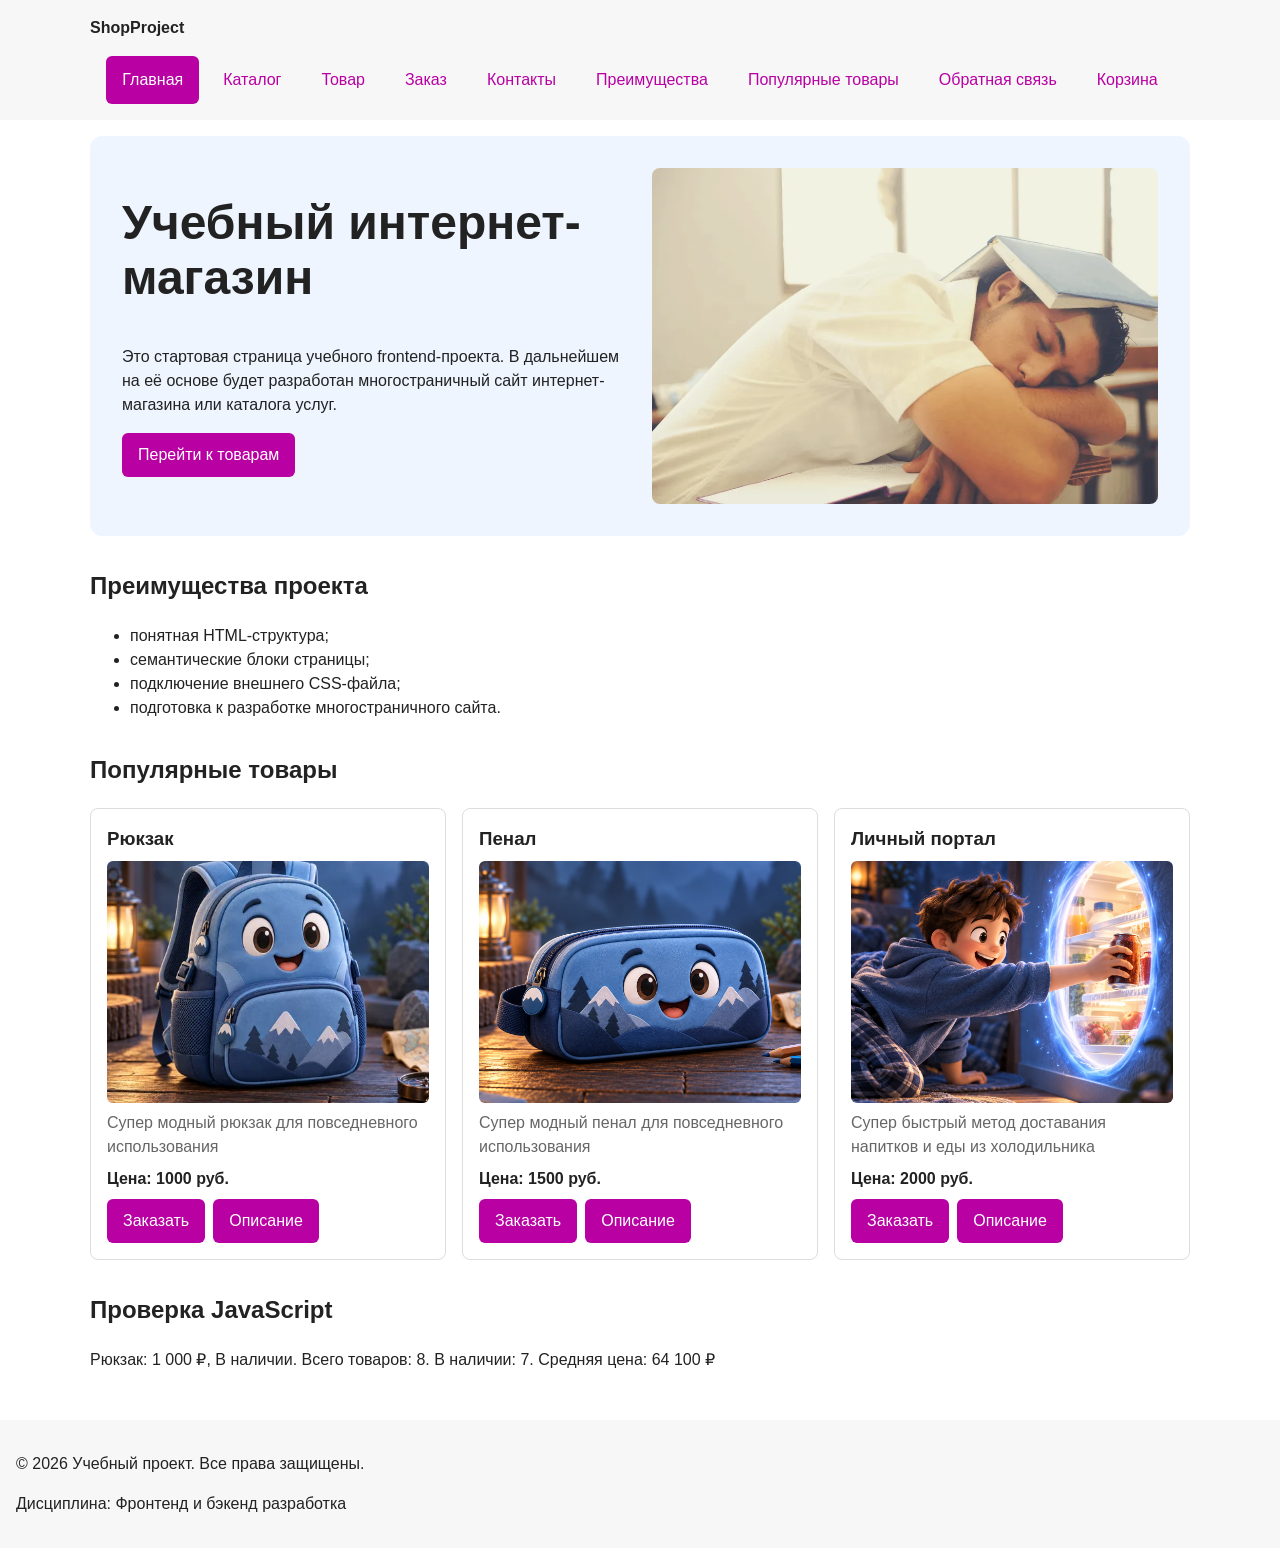
<file: index.html>
<!DOCTYPE html>
<html lang="ru">
 <head>
  <meta charset="utf-8"/>
  <meta content="width=device-width, initial-scale=1.0" name="viewport"/>
  <title>
   Учебный интернет-магазин
  </title>
  <link href="css/style.css" rel="stylesheet"/>
  <link href="css/responsive.css" rel="stylesheet"/>
  <meta content="website" property="og:type"/>
  <meta content="Учебный интернет-магазин" property="og:title"/>
  <meta content="Учебный frontend-проект интернет-магазина." property="og:description"/>
  <meta content="https://vovelio.github.io/kr4-js-shop/images/preview.jpg" property="og:image"/>
  <script defer="" src="js/data.js">
  </script>
  <script defer="" src="js/catalog.js">
  </script>
  <script defer="" src="js/validation.js">
  </script>
  <script defer="" src="js/cart.js">
  </script>
  <script defer="" src="js/main.js">
  </script>
 </head>
 <body>
  <a class="skip-link" href="#main">
   Перейти к основному содержимому
  </a>
  <header class="site-header">
   <div class="site-header__inner">
    <a class="site-header__logo" href="index.html">
     ShopProject
    </a>
    <nav aria-label="Основная навигация" class="site-nav">
     <ul class="site-nav__list">
      <li class="site-nav__item">
       <a aria-current="page" class="site-nav__link site-nav__link--active" href="index.html">
        Главная
       </a>
      </li>
      <li class="site-nav__item">
       <a class="site-nav__link" href="catalog.html">
        Каталог
       </a>
      </li>
      <li class="site-nav__item">
       <a class="site-nav__link" href="product.html">
        Товар
       </a>
      </li>
      <li class="site-nav__item">
       <a class="site-nav__link" href="order.html">
        Заказ
       </a>
      </li>
      <li class="site-nav__item">
       <a class="site-nav__link" href="contacts.html">
        Контакты
       </a>
      </li>
      <li class="site-nav__item">
       <a class="site-nav__link" href="index.html#advantages">
        Преимущества
       </a>
      </li>
      <li class="site-nav__item">
       <a class="site-nav__link" href="index.html#popular">
        Популярные товары
       </a>
      </li>
      <li class="site-nav__item">
       <a class="site-nav__link" href="contacts.html#contacts">
        Обратная связь
       </a>
      </li>
      <li class="site-nav__item">
       <a class="site-nav__link" href="cart.html">
        Корзина
       </a>
      </li>
     </ul>
    </nav>
   </div>
  </header>
  <main id="main" tabindex="-1">
   <!-- Основное содержимое страницы -->
   <section class="hero">
    <div class="hero__content">
     <h1 class="hero__title">
      Учебный интернет-магазин
     </h1>
     <p>
      Это стартовая страница учебного frontend-проекта.
    В дальнейшем на её основе будет разработан многостраничный сайт
    интернет-магазина или каталога услуг.
     </p>
     <a class="button button--primary" href="catalog.html">
      Перейти к товарам
     </a>
    </div>
    <picture>
     <source sizes="(min-width: 900px) 45vw, calc(100vw - 64px)" srcset="images/hero-480.webp 480w, images/hero-960.webp 960w" type="image/webp"/>
     <img alt="Студент отдыхает за учебным столом" class="hero__image" fetchpriority="high" height="798" src="images/sleep-student.png" width="1200"/>
    </picture>
   </section>
   <section class="section" id="advantages">
    <h2>
     Преимущества проекта
    </h2>
    <ul class="advantages-list">
     <li>
      понятная HTML-структура;
     </li>
     <li>
      семантические блоки страницы;
     </li>
     <li>
      подключение внешнего CSS-файла;
     </li>
     <li>
      подготовка к разработке многостраничного сайта.
     </li>
    </ul>
   </section>
   <section class="section" id="popular">
    <h2>
     Популярные товары
    </h2>
    <div class="products-grid">
     <article class="product-card">
      <h3 class="product-card__title">
       Рюкзак
      </h3>
      <img alt="Студенческий рюкзак" class="product-card__image" height="1254" loading="lazy" sizes="(min-width: 1132px) 335px, (min-width: 1024px) calc((100vw - 112px) / 3), (min-width: 640px) calc((100vw - 88px) / 2), calc(100vw - 64px)" src="images/backpack.png" srcset="images/backpack-480.webp 480w, images/backpack-960.webp 960w" width="1254"/>
      <p class="product-card__description">
       Супер модный рюкзак для повседневного использования
      </p>
      <p class="product-card__price">
       Цена: 1000 руб.
      </p>
      <div class="product-card__actions">
       <button class="button button--primary product-card__button" data-product="backpack" type="button">
        Заказать
       </button>
       <a class="button button--primary" href="product.html">
        Описание
       </a>
      </div>
     </article>
     <article class="product-card">
      <h3 class="product-card__title">
       Пенал
      </h3>
      <img alt="Пенал для письменных принадлежностей" class="product-card__image" height="1254" loading="lazy" src="images/pencil-case.png" width="1254"/>
      <p class="product-card__description">
       Супер модный пенал для повседневного использования
      </p>
      <p class="product-card__price">
       Цена: 1500 руб.
      </p>
      <div class="product-card__actions">
       <button class="button button--primary product-card__button" data-product="case" type="button">
        Заказать
       </button>
       <a class="button button--primary" href="product.html">
        Описание
       </a>
      </div>
     </article>
     <article class="product-card">
      <h3 class="product-card__title">
       Личный портал
      </h3>
      <img alt="Студент достаёт напиток через портал в холодильник" class="product-card__image" height="1254" loading="lazy" src="images/portal.png" width="1254"/>
      <p class="product-card__description">
       Супер быстрый метод доставания напитков и еды из холодильника
      </p>
      <p class="product-card__price">
       Цена: 2000 руб.
      </p>
      <div class="product-card__actions">
       <button class="button button--primary product-card__button" data-product="portal" type="button">
        Заказать
       </button>
       <a class="button button--primary" href="product.html">
        Описание
       </a>
      </div>
     </article>
    </div>
   </section>
   <p class="success-message" hidden="" id="success-message" role="status" tabindex="-1">
    Форма успешно заполнена. Учебный проект: данные никуда не отправляются.
   </p>
   <section class="section">
    <h2>
     Проверка JavaScript
    </h2>
    <p class="product-output">
    </p>
   </section>
  </main>
  <footer class="site-footer">
   <p>
    © 2026 Учебный проект. Все права защищены.
   </p>
   <p>
    Дисциплина: Фронтенд и бэкенд разработка
   </p>
  </footer>
  <dialog aria-labelledby="order-dialog-title" class="order-dialog" id="order-dialog">
   <h2 class="order-dialog__title" id="order-dialog-title">
    Оформление заявки
   </h2>
   <form action="#" class="order-form" id="order-form" method="post" novalidate="">
    <p class="form-note">
     Поля со звёздочкой обязательны.
    </p>
    <input id="selected-product" name="selected-product" type="hidden"/>
    <div class="order-form__field">
     <label class="order-form__label" for="order-name">
      Имя
      *
     </label>
     <input class="order-form__input" id="order-name" name="name" required="" type="text"/>
    </div>
    <div class="order-form__field">
     <label class="order-form__label" for="order-email">
      E-mail
      *
     </label>
     <input autocomplete="email" class="order-form__input" id="order-email" name="email" placeholder="example@mail.ru" required="" type="email"/>
    </div>
    <div class="order-form__field">
     <label class="order-form__label" for="order-phone">
      Телефон
      *
     </label>
     <input aria-describedby="order-phone-help" class="order-form__input" id="order-phone" inputmode="tel" name="phone" placeholder="+7 (900) 000-00-00" required="" type="tel"/>
     <small id="order-phone-help">
      Формат: +7 (900) 000-00-00
     </small>
    </div>
    <div class="order-form__field">
     <label class="order-form__label" for="order-date">
      Дата связи
     </label>
     <input class="order-form__input" id="order-date" name="date" type="date"/>
    </div>
    <div class="order-form__field">
     <label class="order-form__label" for="order-topic">
      Тема заявки
      *
     </label>
     <select class="order-form__select" id="order-topic" name="topic" required="">
      <option value="">
       Выберите тему
      </option>
      <option value="product">
       Заказ товара
      </option>
      <option value="consultation">
       Консультация
      </option>
      <option value="delivery">
       Доставка
      </option>
     </select>
    </div>
    <div class="order-form__field order-form__field--wide">
     <label class="order-form__label" for="order-comment">
      Комментарий
     </label>
     <textarea class="order-form__textarea" id="order-comment" name="comment" placeholder="Укажите дополнительную информацию" rows="4"></textarea>
    </div>
    <div class="order-form__field order-form__field--wide">
     <label class="order-form__label" for="order-agreement">
      <input id="order-agreement" name="agreement" required="" type="checkbox"/>
      Я согласен на обработку данных
      *
     </label>
    </div>
    <div class="order-form__actions order-form__field--wide">
     <button class="button button--secondary" id="close-order-dialog" type="button">
      Закрыть
     </button>
     <button class="button button--primary" type="submit">
      Отправить заявку
     </button>
    </div>
   </form>
  </dialog>
 </body>
</html>
</file>
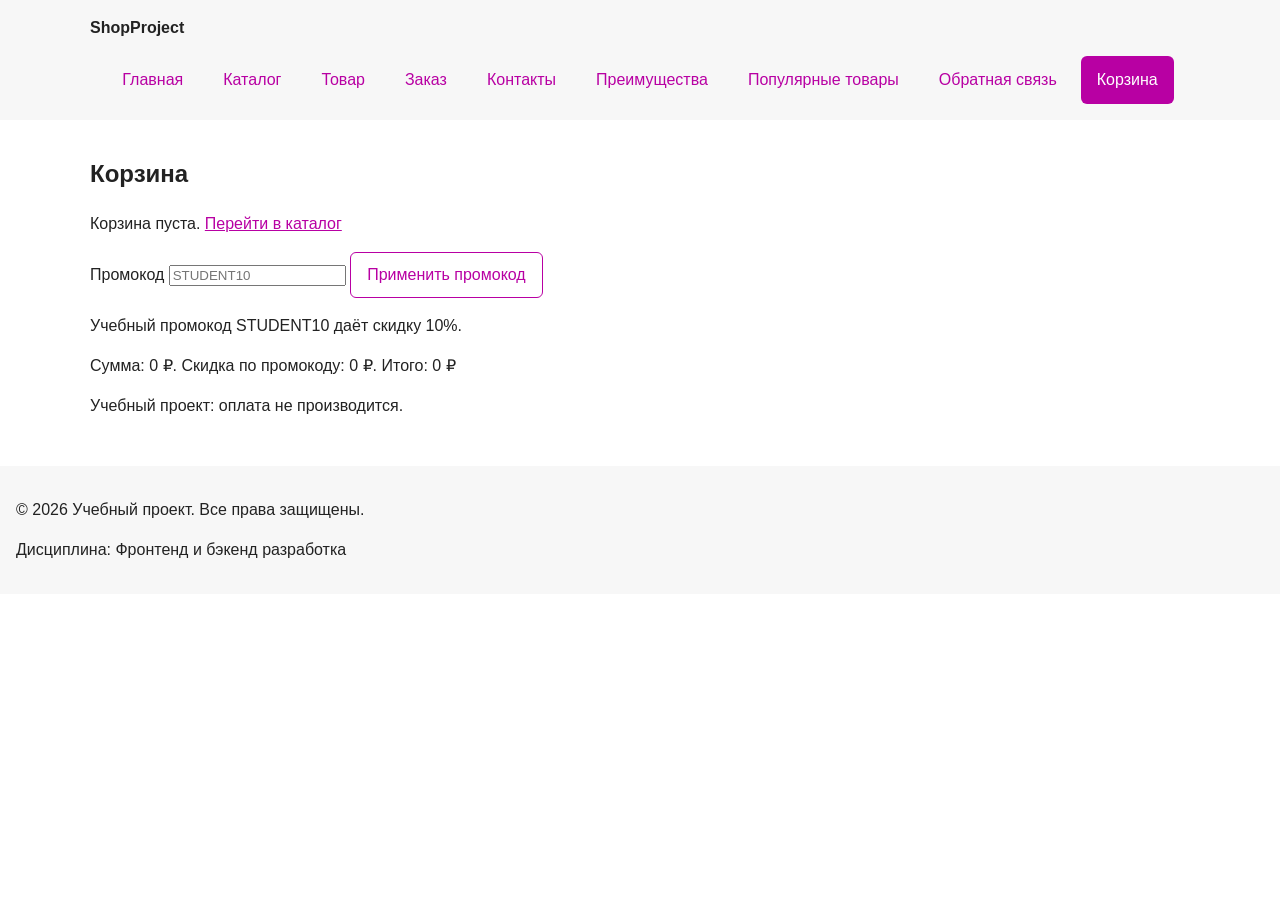
<file: cart.html>
<!DOCTYPE html>
<html lang="ru">
 <head>
  <meta charset="utf-8"/>
  <meta content="width=device-width, initial-scale=1.0" name="viewport"/>
  <meta content="Страница оформления покупки — Учебный интернет-магазин" name="description"/>
  <title>
   Корзина — ShopProject
  </title>
  <link href="css/style.css" rel="stylesheet"/>
  <link href="css/responsive.css" rel="stylesheet"/>
  <meta content="website" property="og:type"/>
  <meta content="Учебный интернет-магазин" property="og:title"/>
  <meta content="Учебный frontend-проект интернет-магазина." property="og:description"/>
  <meta content="https://vovelio.github.io/kr4-js-shop/images/preview.jpg" property="og:image"/>
  <script defer="" src="js/data.js">
  </script>
  <script defer="" src="js/catalog.js">
  </script>
  <script defer="" src="js/validation.js">
  </script>
  <script defer="" src="js/cart.js">
  </script>
  <script defer="" src="js/main.js">
  </script>
 </head>
 <body>
  <a class="skip-link" href="#main">
   Перейти к основному содержимому
  </a>
  <header class="site-header">
   <div class="site-header__inner">
    <a class="site-header__logo" href="index.html">
     ShopProject
    </a>
    <nav aria-label="Основная навигация" class="site-nav">
     <ul class="site-nav__list">
      <li class="site-nav__item">
       <a class="site-nav__link" href="index.html">
        Главная
       </a>
      </li>
      <li class="site-nav__item">
       <a class="site-nav__link" href="catalog.html">
        Каталог
       </a>
      </li>
      <li class="site-nav__item">
       <a class="site-nav__link" href="product.html">
        Товар
       </a>
      </li>
      <li class="site-nav__item">
       <a class="site-nav__link" href="order.html">
        Заказ
       </a>
      </li>
      <li class="site-nav__item">
       <a class="site-nav__link" href="contacts.html">
        Контакты
       </a>
      </li>
      <li class="site-nav__item">
       <a class="site-nav__link" href="index.html#advantages">
        Преимущества
       </a>
      </li>
      <li class="site-nav__item">
       <a class="site-nav__link" href="index.html#popular">
        Популярные товары
       </a>
      </li>
      <li class="site-nav__item">
       <a class="site-nav__link" href="contacts.html#contacts">
        Обратная связь
       </a>
      </li>
      <li class="site-nav__item">
       <a aria-current="page" class="site-nav__link site-nav__link--active" href="cart.html">
        Корзина
       </a>
      </li>
     </ul>
    </nav>
   </div>
  </header>
  <main id="main" tabindex="-1">
   <section class="section">
    <h1>
     Корзина
    </h1>
    <p id="cart-empty">
     Корзина пуста.
     <a href="catalog.html">
      Перейти в каталог
     </a>
    </p>
    <div id="cart-items">
    </div>
    <form id="promo-form">
     <label for="promo-code">
      Промокод
     </label>
     <input id="promo-code" name="promo" placeholder="STUDENT10" type="text"/>
     <button class="button button--secondary" type="submit">
      Применить промокод
     </button>
     <p id="promo-message" role="status">
      Учебный промокод STUDENT10 даёт скидку 10%.
     </p>
    </form>
    <p aria-live="polite" id="cart-total">
    </p>
    <a class="button button--primary" hidden="" href="order.html" id="cart-order">
     Оформить заявку
    </a>
    <p>
     Учебный проект: оплата не производится.
    </p>
   </section>
  </main>
  <footer class="site-footer">
   <p>
    © 2026 Учебный проект. Все права защищены.
   </p>
   <p>
    Дисциплина: Фронтенд и бэкенд разработка
   </p>
  </footer>
 </body>
</html>
</file>
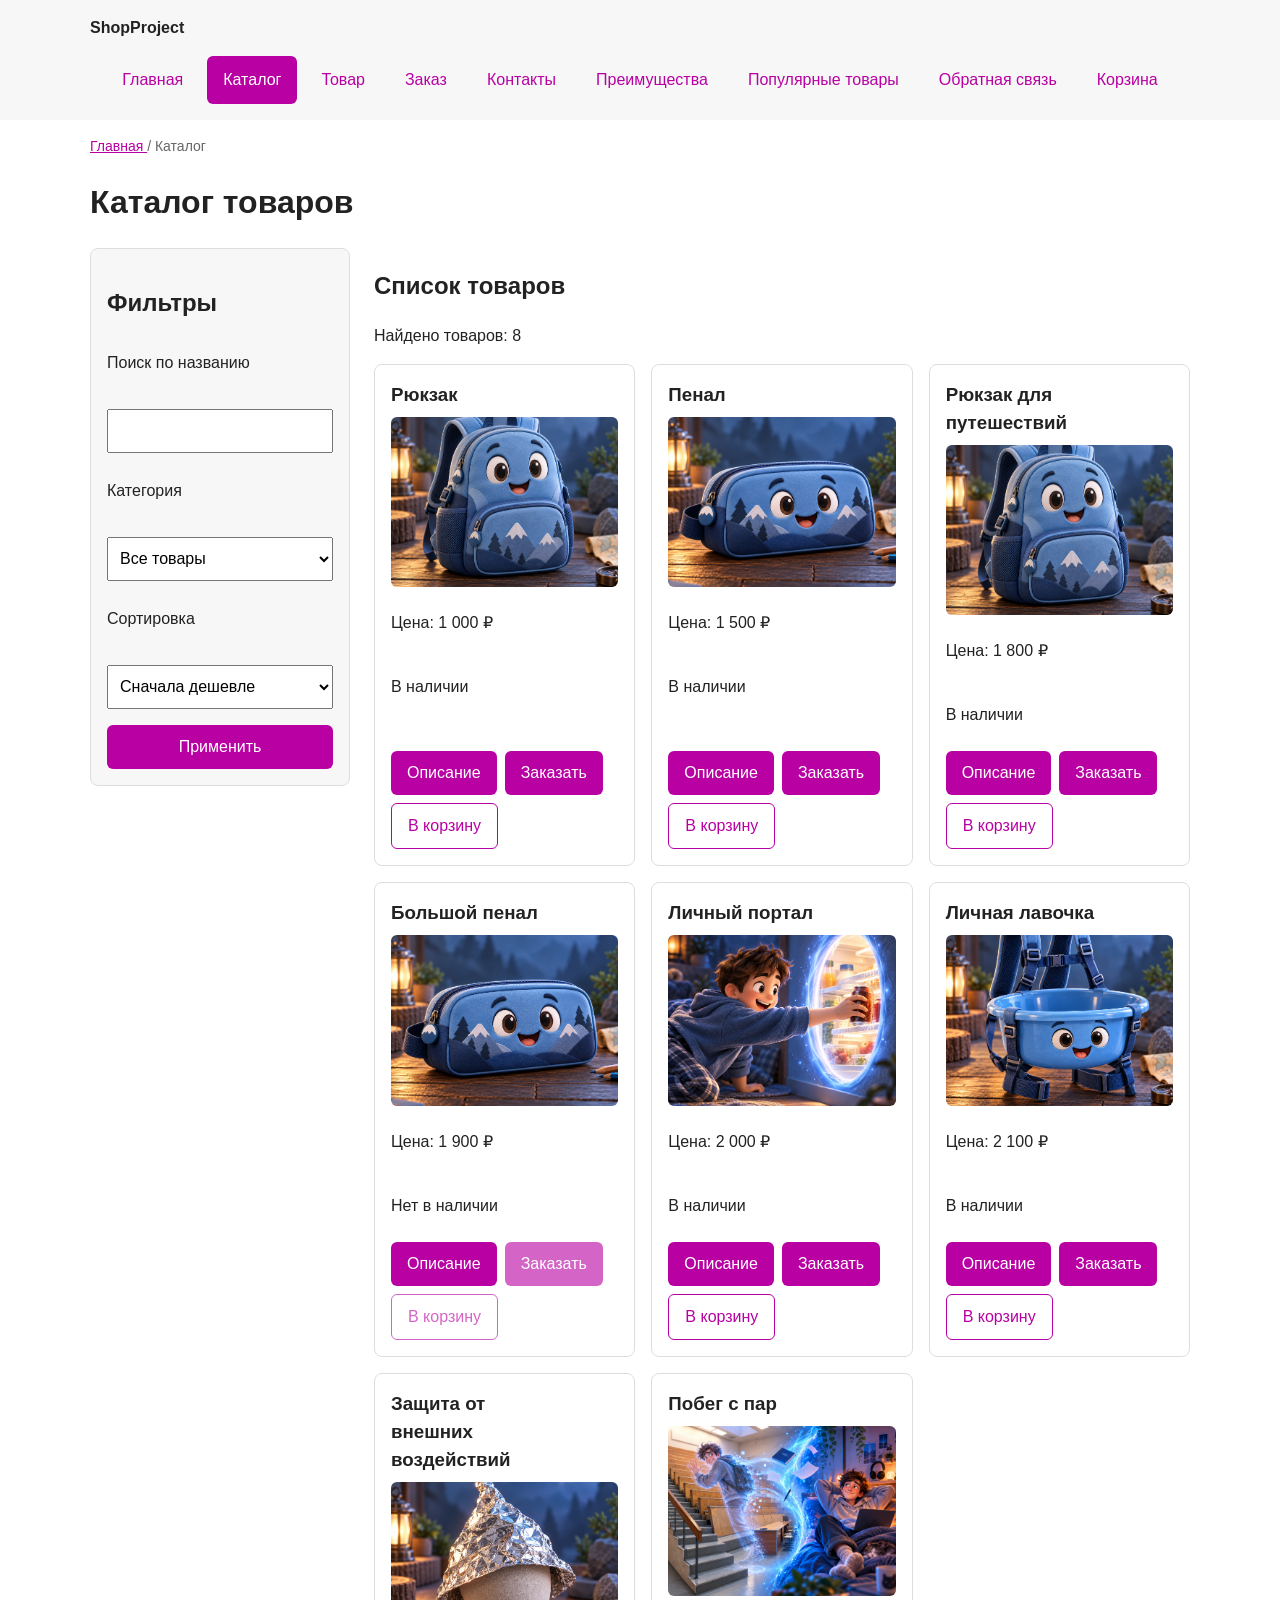
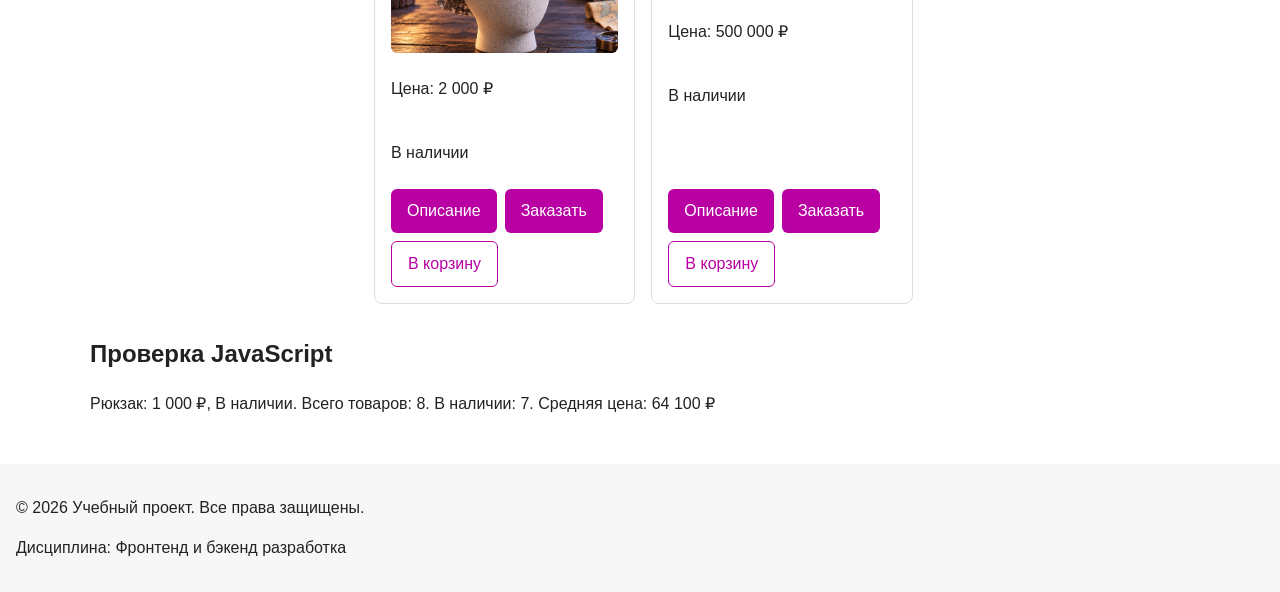
<file: catalog.html>
<!DOCTYPE html>
<html lang="ru">
 <head>
  <meta charset="utf-8"/>
  <meta content="width=device-width, initial-scale=1.0" name="viewport"/>
  <meta content="Каталог товаров учебного интернет-магазина." name="description"/>
  <title>
   Каталог товаров — Учебный интернет-магазин
  </title>
  <link href="css/style.css" rel="stylesheet"/>
  <link href="css/responsive.css" rel="stylesheet"/>
  <meta content="website" property="og:type"/>
  <meta content="Учебный интернет-магазин" property="og:title"/>
  <meta content="Учебный frontend-проект интернет-магазина." property="og:description"/>
  <meta content="https://vovelio.github.io/kr4-js-shop/images/preview.jpg" property="og:image"/>
  <script defer="" src="js/data.js">
  </script>
  <script defer="" src="js/catalog.js">
  </script>
  <script defer="" src="js/validation.js">
  </script>
  <script defer="" src="js/cart.js">
  </script>
  <script defer="" src="js/main.js">
  </script>
 </head>
 <body>
  <a class="skip-link" href="#main">
   Перейти к основному содержимому
  </a>
  <header class="site-header">
   <div class="site-header__inner">
    <a class="site-header__logo" href="index.html">
     ShopProject
    </a>
    <nav aria-label="Основная навигация" class="site-nav">
     <ul class="site-nav__list">
      <li class="site-nav__item">
       <a class="site-nav__link" href="index.html">
        Главная
       </a>
      </li>
      <li class="site-nav__item">
       <a aria-current="page" class="site-nav__link site-nav__link--active" href="catalog.html">
        Каталог
       </a>
      </li>
      <li class="site-nav__item">
       <a class="site-nav__link" href="product.html">
        Товар
       </a>
      </li>
      <li class="site-nav__item">
       <a class="site-nav__link" href="order.html">
        Заказ
       </a>
      </li>
      <li class="site-nav__item">
       <a class="site-nav__link" href="contacts.html">
        Контакты
       </a>
      </li>
      <li class="site-nav__item">
       <a class="site-nav__link" href="index.html#advantages">
        Преимущества
       </a>
      </li>
      <li class="site-nav__item">
       <a class="site-nav__link" href="index.html#popular">
        Популярные товары
       </a>
      </li>
      <li class="site-nav__item">
       <a class="site-nav__link" href="contacts.html#contacts">
        Обратная связь
       </a>
      </li>
      <li class="site-nav__item">
       <a class="site-nav__link" href="cart.html">
        Корзина
       </a>
      </li>
     </ul>
    </nav>
   </div>
  </header>
  <main id="main" tabindex="-1">
   <nav aria-label="Хлебные крошки" class="breadcrumbs">
    <a class="breadcrumbs__link" href="index.html">
     Главная
    </a>
    <span aria-current="page" class="breadcrumbs__current">
     Каталог
    </span>
   </nav>
   <h1>
    Каталог товаров
   </h1>
   <div class="catalog-layout">
    <aside class="catalog-filters">
     <h2>
      Фильтры
     </h2>
     <form action="#" class="filters-form" id="catalog-controls" method="get">
      <label for="catalog-search">
       Поиск по названию
      </label>
      <input id="catalog-search" name="query" type="search"/>
      <label for="catalog-category">
       Категория
      </label>
      <select id="catalog-category" name="category">
       <option value="all">
        Все товары
       </option>
       <option value="everyday">
        На каждый день
       </option>
       <option value="unusual">
        Необычные товары
       </option>
      </select>
      <label for="catalog-sort">
       Сортировка
      </label>
      <select id="catalog-sort" name="sort">
       <option value="asc">
        Сначала дешевле
       </option>
       <option value="desc">
        Сначала дороже
       </option>
      </select>
      <button class="button button--primary" type="submit">
       Применить
      </button>
     </form>
    </aside>
    <section class="catalog-products">
     <h2>
      Список товаров
     </h2>
     <p id="catalog-count" role="status">
     </p>
     <div class="products-grid" id="catalog-products">
     </div>
     <p hidden="" id="catalog-empty">
      Товары не найдены.
     </p>
    </section>
   </div>
   <p class="success-message" hidden="" id="success-message" role="status" tabindex="-1">
    Форма успешно заполнена. Учебный проект: данные никуда не отправляются.
   </p>
   <section class="section">
    <h2>
     Проверка JavaScript
    </h2>
    <p class="product-output">
    </p>
   </section>
  </main>
  <footer class="site-footer">
   <p>
    © 2026 Учебный проект. Все права защищены.
   </p>
   <p>
    Дисциплина: Фронтенд и бэкенд разработка
   </p>
  </footer>
  <dialog aria-labelledby="order-dialog-title" class="order-dialog" id="order-dialog">
   <h2 class="order-dialog__title" id="order-dialog-title">
    Оформление заявки
   </h2>
   <form action="#" class="order-form" id="order-form" method="post" novalidate="">
    <p class="form-note">
     Поля со звёздочкой обязательны.
    </p>
    <input id="selected-product" name="selected-product" type="hidden"/>
    <div class="order-form__field">
     <label class="order-form__label" for="order-name">
      Имя
      *
     </label>
     <input class="order-form__input" id="order-name" name="name" required="" type="text"/>
    </div>
    <div class="order-form__field">
     <label class="order-form__label" for="order-email">
      E-mail
      *
     </label>
     <input autocomplete="email" class="order-form__input" id="order-email" name="email" placeholder="example@mail.ru" required="" type="email"/>
    </div>
    <div class="order-form__field">
     <label class="order-form__label" for="order-phone">
      Телефон
      *
     </label>
     <input aria-describedby="order-phone-help" class="order-form__input" id="order-phone" inputmode="tel" name="phone" placeholder="+7 (900) 000-00-00" required="" type="tel"/>
     <small id="order-phone-help">
      Формат: +7 (900) 000-00-00
     </small>
    </div>
    <div class="order-form__field">
     <label class="order-form__label" for="order-date">
      Дата связи
     </label>
     <input class="order-form__input" id="order-date" name="date" type="date"/>
    </div>
    <div class="order-form__field">
     <label class="order-form__label" for="order-topic">
      Тема заявки
      *
     </label>
     <select class="order-form__select" id="order-topic" name="topic" required="">
      <option value="">
       Выберите тему
      </option>
      <option value="product">
       Заказ товара
      </option>
      <option value="consultation">
       Консультация
      </option>
      <option value="delivery">
       Доставка
      </option>
     </select>
    </div>
    <div class="order-form__field order-form__field--wide">
     <label class="order-form__label" for="order-comment">
      Комментарий
     </label>
     <textarea class="order-form__textarea" id="order-comment" name="comment" placeholder="Укажите дополнительную информацию" rows="4"></textarea>
    </div>
    <div class="order-form__field order-form__field--wide">
     <label class="order-form__label" for="order-agreement">
      <input id="order-agreement" name="agreement" required="" type="checkbox"/>
      Я согласен на обработку данных
      *
     </label>
    </div>
    <div class="order-form__actions order-form__field--wide">
     <button class="button button--secondary" id="close-order-dialog" type="button">
      Закрыть
     </button>
     <button class="button button--primary" type="submit">
      Отправить заявку
     </button>
    </div>
   </form>
  </dialog>
 </body>
</html>
</file>
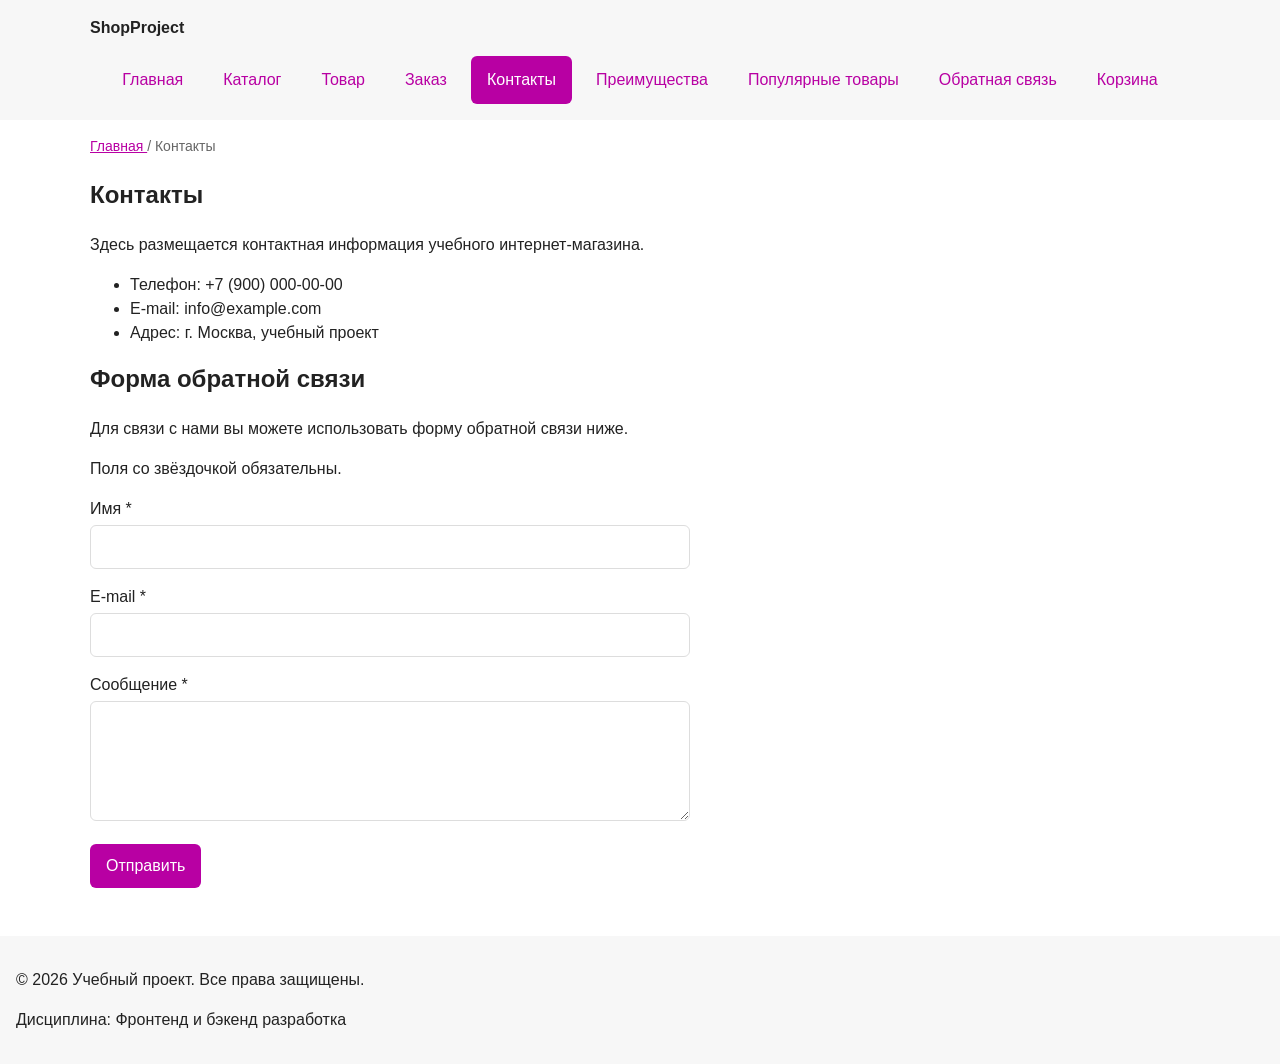
<file: contacts.html>
<!DOCTYPE html>
<html lang="ru">
 <head>
  <meta charset="utf-8"/>
  <meta content="width=device-width, initial-scale=1.0" name="viewport"/>
  <meta content="Контактная информация учебного интернет-магазина." name="description"/>
  <title>
   Контакты — Учебный интернет-магазин
  </title>
  <link href="css/style.css" rel="stylesheet"/>
  <link href="css/responsive.css" rel="stylesheet"/>
  <meta content="website" property="og:type"/>
  <meta content="Учебный интернет-магазин" property="og:title"/>
  <meta content="Учебный frontend-проект интернет-магазина." property="og:description"/>
  <meta content="https://vovelio.github.io/kr4-js-shop/images/preview.jpg" property="og:image"/>
  <script defer="" src="js/data.js">
  </script>
  <script defer="" src="js/catalog.js">
  </script>
  <script defer="" src="js/validation.js">
  </script>
  <script defer="" src="js/cart.js">
  </script>
  <script defer="" src="js/main.js">
  </script>
 </head>
 <body>
  <a class="skip-link" href="#main">
   Перейти к основному содержимому
  </a>
  <header class="site-header">
   <div class="site-header__inner">
    <a class="site-header__logo" href="index.html">
     ShopProject
    </a>
    <nav aria-label="Основная навигация" class="site-nav">
     <ul class="site-nav__list">
      <li class="site-nav__item">
       <a class="site-nav__link" href="index.html">
        Главная
       </a>
      </li>
      <li class="site-nav__item">
       <a class="site-nav__link" href="catalog.html">
        Каталог
       </a>
      </li>
      <li class="site-nav__item">
       <a class="site-nav__link" href="product.html">
        Товар
       </a>
      </li>
      <li class="site-nav__item">
       <a class="site-nav__link" href="order.html">
        Заказ
       </a>
      </li>
      <li class="site-nav__item">
       <a aria-current="page" class="site-nav__link site-nav__link--active" href="contacts.html">
        Контакты
       </a>
      </li>
      <li class="site-nav__item">
       <a class="site-nav__link" href="index.html#advantages">
        Преимущества
       </a>
      </li>
      <li class="site-nav__item">
       <a class="site-nav__link" href="index.html#popular">
        Популярные товары
       </a>
      </li>
      <li class="site-nav__item">
       <a class="site-nav__link" href="contacts.html#contacts">
        Обратная связь
       </a>
      </li>
      <li class="site-nav__item">
       <a class="site-nav__link" href="cart.html">
        Корзина
       </a>
      </li>
     </ul>
    </nav>
   </div>
  </header>
  <main id="main" tabindex="-1">
   <nav aria-label="Хлебные крошки" class="breadcrumbs">
    <a class="breadcrumbs__link" href="index.html">
     Главная
    </a>
    <span aria-current="page" class="breadcrumbs__current">
     Контакты
    </span>
   </nav>
   <section class="section">
    <h1>
     Контакты
    </h1>
    <p>
     Здесь размещается контактная информация учебного интернет-магазина.
    </p>
    <ul>
     <li>
      Телефон: +7 (900) 000-00-00
     </li>
     <li>
      E-mail: info@example.com
     </li>
     <li>
      Адрес: г. Москва, учебный проект
     </li>
    </ul>
    <div id="contacts">
     <h2>
      Форма обратной связи
     </h2>
     Для связи с нами вы можете использовать форму обратной связи ниже.
     <form action="#" class="contact-form" method="post" novalidate="">
      <p class="form-note">
       Поля со звёздочкой обязательны.
      </p>
      <div class="contact-form__field">
       <label class="contact-form__label" for="name">
        Имя
        *
       </label>
       <input class="contact-form__input" id="name" name="name" required="" type="text"/>
      </div>
      <div class="contact-form__field">
       <label class="contact-form__label" for="email">
        E-mail
        *
       </label>
       <input class="contact-form__input" id="email" name="email" required="" type="email"/>
      </div>
      <div class="contact-form__field">
       <label class="contact-form__label" for="message">
        Сообщение
        *
       </label>
       <textarea class="contact-form__textarea" id="message" name="message" required=""></textarea>
      </div>
      <button class="button button--primary" type="submit">
       Отправить
      </button>
     </form>
    </div>
   </section>
   <p class="success-message" hidden="" id="success-message" role="status" tabindex="-1">
    Форма успешно заполнена. Учебный проект: данные никуда не отправляются.
   </p>
  </main>
  <footer class="site-footer">
   <p>
    © 2026 Учебный проект. Все права защищены.
   </p>
   <p>
    Дисциплина: Фронтенд и бэкенд разработка
   </p>
  </footer>
 </body>
</html>
</file>
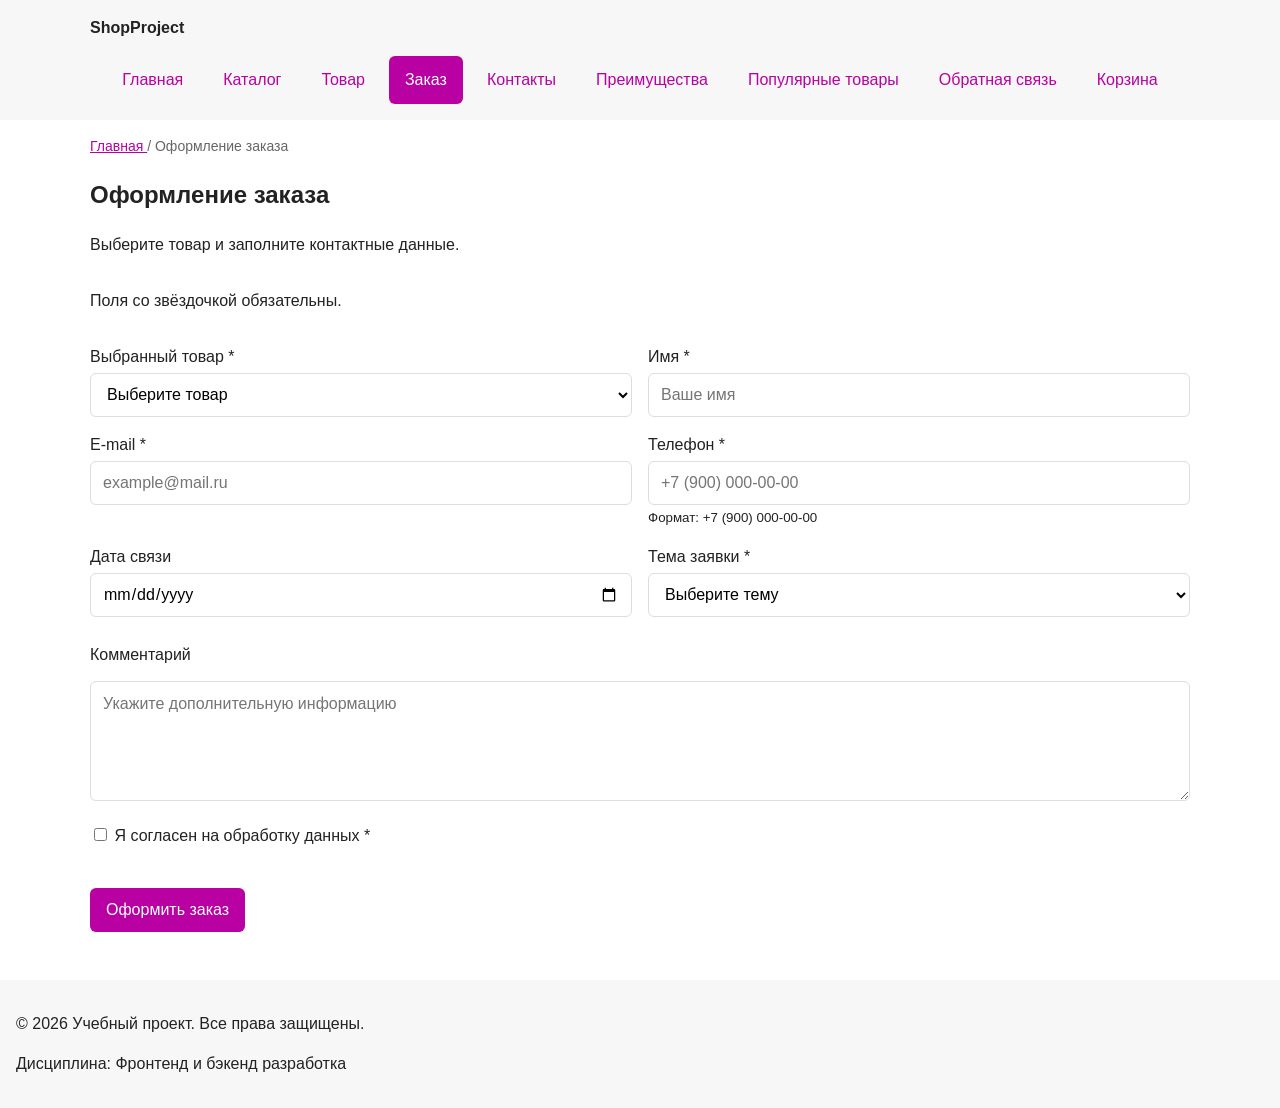
<file: order.html>
<!DOCTYPE html>
<html lang="ru">
 <head>
  <meta charset="utf-8"/>
  <meta content="width=device-width, initial-scale=1.0" name="viewport"/>
  <meta content="Страница оформления покупки — Учебный интернет-магазин" name="description"/>
  <title>
   Оформление покупки — Учебный интернет-магазин
  </title>
  <link href="css/style.css" rel="stylesheet"/>
  <link href="css/responsive.css" rel="stylesheet"/>
  <meta content="website" property="og:type"/>
  <meta content="Учебный интернет-магазин" property="og:title"/>
  <meta content="Учебный frontend-проект интернет-магазина." property="og:description"/>
  <meta content="https://vovelio.github.io/kr4-js-shop/images/preview.jpg" property="og:image"/>
  <script defer="" src="js/data.js">
  </script>
  <script defer="" src="js/catalog.js">
  </script>
  <script defer="" src="js/validation.js">
  </script>
  <script defer="" src="js/cart.js">
  </script>
  <script defer="" src="js/main.js">
  </script>
 </head>
 <body>
  <a class="skip-link" href="#main">
   Перейти к основному содержимому
  </a>
  <header class="site-header">
   <div class="site-header__inner">
    <a class="site-header__logo" href="index.html">
     ShopProject
    </a>
    <nav aria-label="Основная навигация" class="site-nav">
     <ul class="site-nav__list">
      <li class="site-nav__item">
       <a class="site-nav__link" href="index.html">
        Главная
       </a>
      </li>
      <li class="site-nav__item">
       <a class="site-nav__link" href="catalog.html">
        Каталог
       </a>
      </li>
      <li class="site-nav__item">
       <a class="site-nav__link" href="product.html">
        Товар
       </a>
      </li>
      <li class="site-nav__item">
       <a aria-current="page" class="site-nav__link site-nav__link--active" href="order.html">
        Заказ
       </a>
      </li>
      <li class="site-nav__item">
       <a class="site-nav__link" href="contacts.html">
        Контакты
       </a>
      </li>
      <li class="site-nav__item">
       <a class="site-nav__link" href="index.html#advantages">
        Преимущества
       </a>
      </li>
      <li class="site-nav__item">
       <a class="site-nav__link" href="index.html#popular">
        Популярные товары
       </a>
      </li>
      <li class="site-nav__item">
       <a class="site-nav__link" href="contacts.html#contacts">
        Обратная связь
       </a>
      </li>
      <li class="site-nav__item">
       <a class="site-nav__link" href="cart.html">
        Корзина
       </a>
      </li>
     </ul>
    </nav>
   </div>
  </header>
  <main id="main" tabindex="-1">
   <nav aria-label="Хлебные крошки" class="breadcrumbs">
    <a class="breadcrumbs__link" href="index.html">
     Главная
    </a>
    <span aria-current="page" class="breadcrumbs__current">
     Оформление заказа
    </span>
   </nav>
   <section class="section">
    <h1>
     Оформление заказа
    </h1>
    <p>
     Выберите товар и заполните контактные данные.
    </p>
    <form action="#" class="order-form" id="order-form" method="post" novalidate="">
     <p class="form-note">
      Поля со звёздочкой обязательны.
     </p>
     <!-- Выбор товара -->
     <div class="order-form__field">
      <label class="order-form__label" for="selected-product">
       Выбранный товар
       *
      </label>
      <select class="order-form__select" id="selected-product" name="selected-product" required="">
       <option value="">
        Выберите товар
       </option>
       <option value="backpack">
        Рюкзак
       </option>
       <option value="case">
        Пенал
       </option>
       <option value="personal-bench">
        Личная лавочка
       </option>
       <option value="portal">
        Личный портал в холодильник
       </option>
       <option value="aluminum-cap">
        Защита от инопланетного воздействия
       </option>
       <option value="leave">
        Телепортация с пар
       </option>
       <option value="travel-backpack">
        Рюкзак для путешествий
       </option>
       <option value="large-case">
        Большой пенал
       </option>
      </select>
     </div>
     <!-- Имя -->
     <div class="order-form__field">
      <label class="order-form__label" for="order-name">
       Имя
       *
      </label>
      <input autocomplete="name" class="order-form__input" id="order-name" name="name" placeholder="Ваше имя" required="" type="text"/>
     </div>
     <!-- E-mail -->
     <div class="order-form__field">
      <label class="order-form__label" for="order-email">
       E-mail
       *
      </label>
      <input autocomplete="email" class="order-form__input" id="order-email" name="email" placeholder="example@mail.ru" required="" type="email"/>
     </div>
     <!-- Телефон -->
     <div class="order-form__field">
      <label class="order-form__label" for="order-phone">
       Телефон
       *
      </label>
      <input aria-describedby="order-phone-help" autocomplete="tel" class="order-form__input" id="order-phone" inputmode="tel" name="phone" placeholder="+7 (900) 000-00-00" required="" type="tel"/>
      <small id="order-phone-help">
       Формат: +7 (900) 000-00-00
      </small>
     </div>
     <!-- Дата связи -->
     <div class="order-form__field">
      <label class="order-form__label" for="order-date">
       Дата связи
      </label>
      <input class="order-form__input" id="order-date" name="date" type="date"/>
     </div>
     <!-- Тема заявки -->
     <div class="order-form__field">
      <label class="order-form__label" for="order-topic">
       Тема заявки
       *
      </label>
      <select class="order-form__select" id="order-topic" name="topic" required="">
       <option value="">
        Выберите тему
       </option>
       <option value="product">
        Заказ товара
       </option>
       <option value="consultation">
        Консультация
       </option>
       <option value="delivery">
        Доставка
       </option>
      </select>
     </div>
     <!-- Комментарий -->
     <div class="order-form__field order-form__field--wide">
      <label class="order-form__label" for="order-comment">
       Комментарий
      </label>
      <textarea class="order-form__textarea" id="order-comment" name="comment" placeholder="Укажите дополнительную информацию" rows="4"></textarea>
     </div>
     <!-- Согласие -->
     <div class="order-form__field order-form__field--wide">
      <label for="order-agreement">
       <input id="order-agreement" name="agreement" required="" type="checkbox"/>
       Я согласен на обработку данных
       *
      </label>
     </div>
     <!-- Кнопка -->
     <div class="order-form__actions order-form__field--wide">
      <button class="button button--primary" type="submit">
       Оформить заказ
      </button>
     </div>
    </form>
   </section>
   <p class="success-message" hidden="" id="success-message" role="status" tabindex="-1">
    Форма успешно заполнена. Учебный проект: данные никуда не отправляются.
   </p>
  </main>
  <footer class="site-footer">
   <p>
    © 2026 Учебный проект. Все права защищены.
   </p>
   <p>
    Дисциплина: Фронтенд и бэкенд разработка
   </p>
  </footer>
 </body>
</html>
</file>
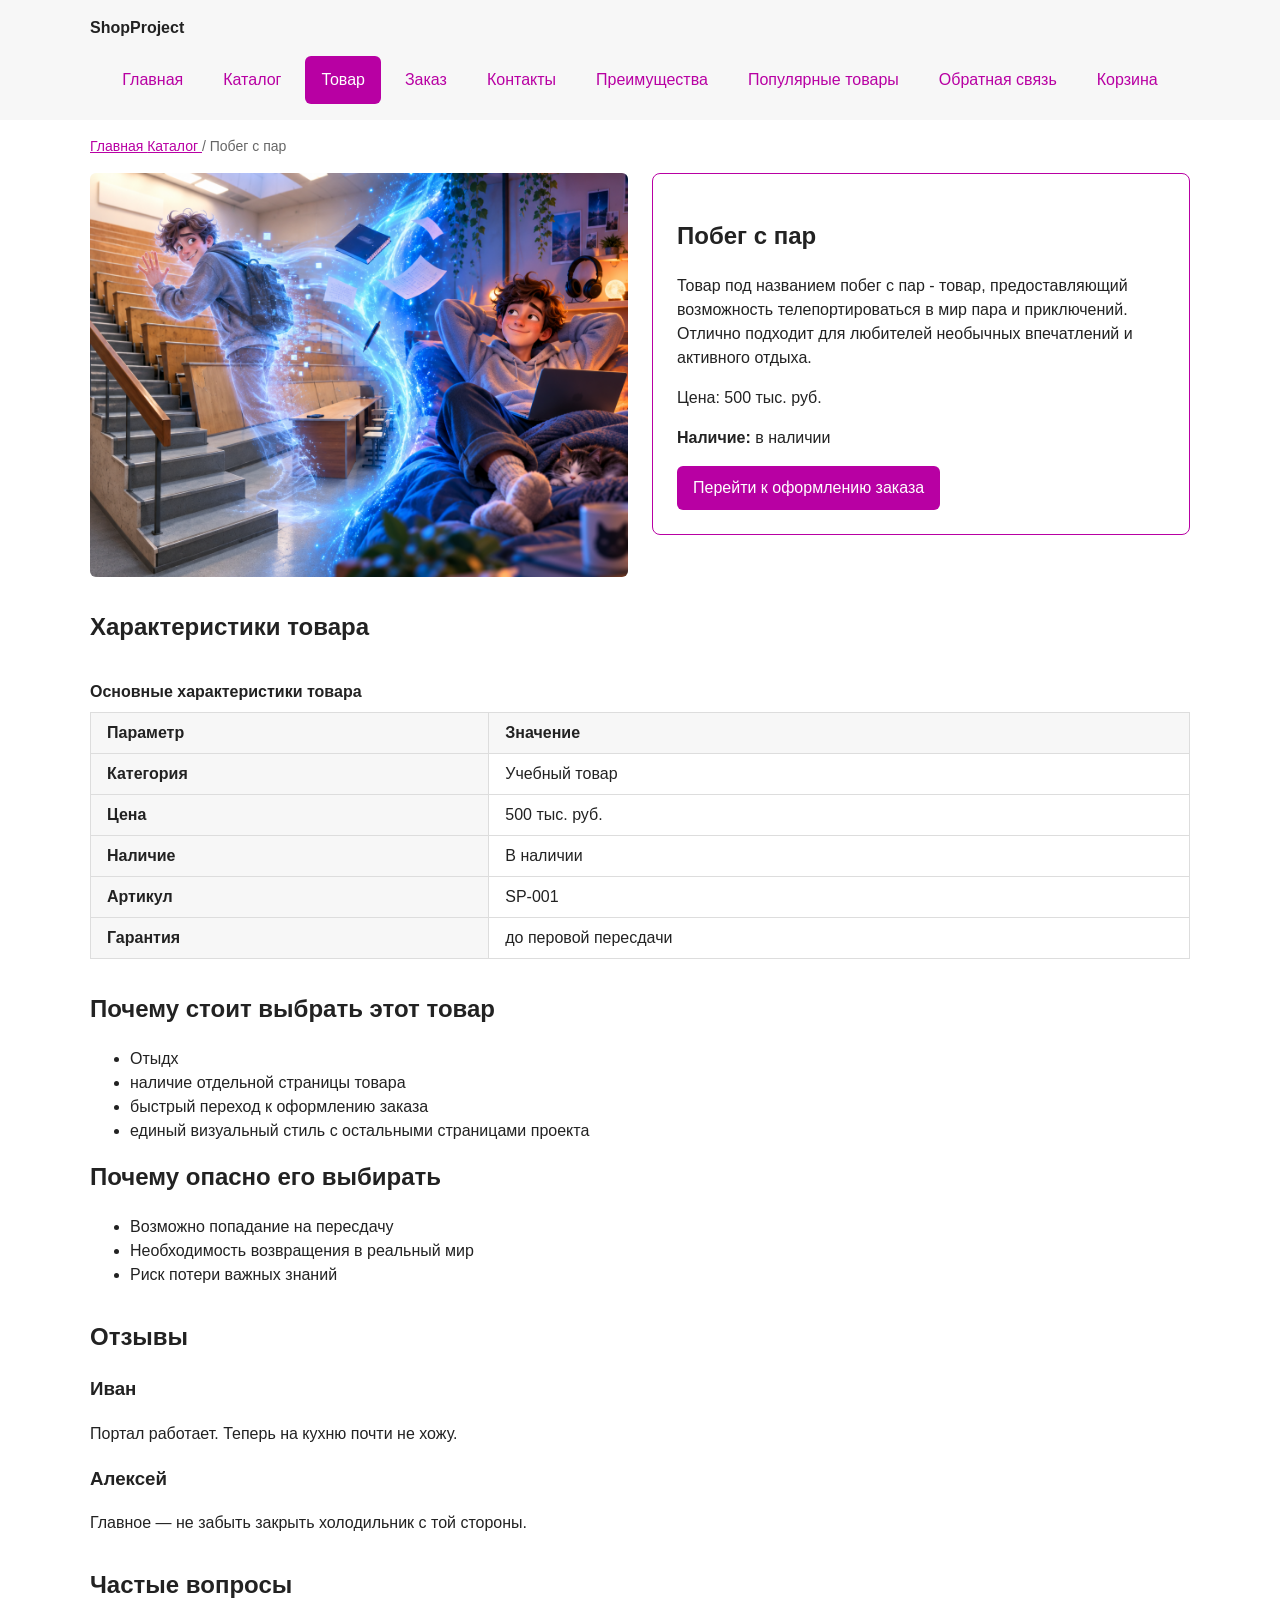
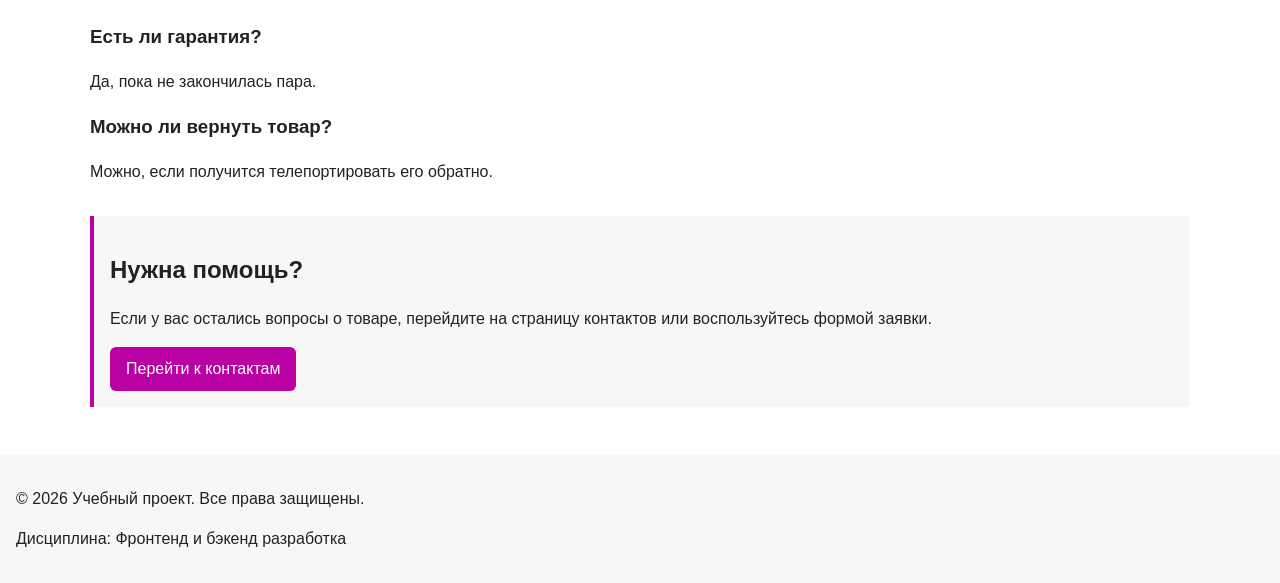
<file: product.html>
<!DOCTYPE html>
<html lang="ru">
 <head>
  <meta charset="utf-8"/>
  <meta content="width=device-width, initial-scale=1.0" name="viewport"/>
  <meta content="Карточка товара учебного интернет-магазина." name="description"/>
  <title>
   Побег с пар — Учебный интернет-магазин
  </title>
  <link href="css/style.css" rel="stylesheet"/>
  <link href="css/responsive.css" rel="stylesheet"/>
  <meta content="website" property="og:type"/>
  <meta content="Побег с пар — Учебный интернет-магазин" property="og:title"/>
  <meta content="Подробная информация о товаре учебного интернет-магазина." property="og:description"/>
  <meta content="https://vovelio.github.io/kr4-js-shop/images/preview.jpg" property="og:image"/>
  <script defer="" src="js/data.js">
  </script>
  <script defer="" src="js/catalog.js">
  </script>
  <script defer="" src="js/validation.js">
  </script>
  <script defer="" src="js/cart.js">
  </script>
  <script defer="" src="js/main.js">
  </script>
 </head>
 <body>
  <a class="skip-link" href="#main">
   Перейти к основному содержимому
  </a>
  <header class="site-header">
   <div class="site-header__inner">
    <a class="site-header__logo" href="index.html">
     ShopProject
    </a>
    <nav aria-label="Основная навигация" class="site-nav">
     <ul class="site-nav__list">
      <li class="site-nav__item">
       <a class="site-nav__link" href="index.html">
        Главная
       </a>
      </li>
      <li class="site-nav__item">
       <a class="site-nav__link" href="catalog.html">
        Каталог
       </a>
      </li>
      <li class="site-nav__item">
       <a aria-current="page" class="site-nav__link site-nav__link--active" href="product.html">
        Товар
       </a>
      </li>
      <li class="site-nav__item">
       <a class="site-nav__link" href="order.html">
        Заказ
       </a>
      </li>
      <li class="site-nav__item">
       <a class="site-nav__link" href="contacts.html">
        Контакты
       </a>
      </li>
      <li class="site-nav__item">
       <a class="site-nav__link" href="index.html#advantages">
        Преимущества
       </a>
      </li>
      <li class="site-nav__item">
       <a class="site-nav__link" href="index.html#popular">
        Популярные товары
       </a>
      </li>
      <li class="site-nav__item">
       <a class="site-nav__link" href="contacts.html#contacts">
        Обратная связь
       </a>
      </li>
      <li class="site-nav__item">
       <a class="site-nav__link" href="cart.html">
        Корзина
       </a>
      </li>
     </ul>
    </nav>
   </div>
  </header>
  <main id="main" tabindex="-1">
   <nav aria-label="Хлебные крошки" class="breadcrumbs">
    <a class="breadcrumbs__link" href="index.html">
     Главная
    </a>
    <a class="breadcrumbs__link" href="catalog.html">
     Каталог
    </a>
    <span aria-current="page" class="breadcrumbs__current">
     Побег с пар
    </span>
   </nav>
   <section class="section product">
    <div class="product__media">
     <img alt="Побег студента с пары" class="product-card__image" height="1254" loading="lazy" src="images/leave.png" width="1254"/>
    </div>
    <div class="product__content">
     <h1 class="product__title">
      Побег с пар
     </h1>
     <p class="product__description">
      Товар под названием побег с пар - товар, предоставляющий возможность телепортироваться в мир пара и приключений. Отлично подходит для любителей необычных впечатлений и активного отдыха.
     </p>
     <p class="product__price">
      Цена: 500 тыс. руб.
     </p>
     <p class="product__status">
      <strong>
       Наличие:
      </strong>
      в наличии
     </p>
     <a class="button button--primary" href="order.html">
      Перейти к оформлению заказа
     </a>
    </div>
   </section>
   <section class="section">
    <h2>
     Характеристики товара
    </h2>
    <div aria-label="Таблица характеристик с горизонтальной прокруткой" class="table-wrapper" role="region" tabindex="0">
     <table class="product-table">
      <caption>
       Основные характеристики товара
      </caption>
      <thead>
       <tr>
        <th scope="col">
         Параметр
        </th>
        <th scope="col">
         Значение
        </th>
       </tr>
      </thead>
      <tbody>
       <tr>
        <th scope="row">
         Категория
        </th>
        <td>
         Учебный товар
        </td>
       </tr>
       <tr>
        <th scope="row">
         Цена
        </th>
        <td>
         500 тыс. руб.
        </td>
       </tr>
       <tr>
        <th scope="row">
         Наличие
        </th>
        <td>
         В наличии
        </td>
       </tr>
       <tr>
        <th scope="row">
         Артикул
        </th>
        <td>
         SP-001
        </td>
       </tr>
       <tr>
        <th scope="row">
         Гарантия
        </th>
        <td>
         до перовой пересдачи
        </td>
       </tr>
      </tbody>
     </table>
    </div>
   </section>
   <section class="section">
    <h2>
     Почему стоит выбрать этот товар
    </h2>
    <ul>
     <li>
      Отыдх
     </li>
     <li>
      наличие отдельной страницы товара
     </li>
     <li>
      быстрый переход к оформлению заказа
     </li>
     <li>
      единый визуальный стиль с остальными страницами проекта
     </li>
    </ul>
    <h2>
     Почему опасно его выбирать
    </h2>
    <ul>
     <li>
      Возможно попадание на пересдачу
     </li>
     <li>
      Необходимость возвращения в реальный мир
     </li>
     <li>
      Риск потери важных знаний
     </li>
    </ul>
   </section>
   <section class="section">
    <h2>
     Отзывы
    </h2>
    <article class="review">
     <h3>
      Иван
     </h3>
     <p>
      Портал работает. Теперь на кухню почти не хожу.
     </p>
    </article>
    <article class="review">
     <h3>
      Алексей
     </h3>
     <p>
      Главное — не забыть закрыть холодильник с той стороны.
     </p>
    </article>
   </section>
   <section class="section">
    <h2>
     Частые вопросы
    </h2>
    <h3>
     Есть ли гарантия?
    </h3>
    <p>
     Да, пока не закончилась пара.
    </p>
    <h3>
     Можно ли вернуть товар?
    </h3>
    <p>
     Можно, если получится телепортировать его обратно.
    </p>
   </section>
   <aside class="aside-info">
    <h2>
     Нужна помощь?
    </h2>
    <p>
     Если у вас остались вопросы о товаре, перейдите на страницу контактов
        или воспользуйтесь формой заявки.
    </p>
    <a class="button button--primary" href="contacts.html">
     Перейти к контактам
    </a>
   </aside>
   <p class="success-message" hidden="" id="success-message" role="status" tabindex="-1">
    Форма успешно заполнена. Учебный проект: данные никуда не отправляются.
   </p>
  </main>
  <footer class="site-footer">
   <p>
    © 2026 Учебный проект. Все права защищены.
   </p>
   <p>
    Дисциплина: Фронтенд и бэкенд разработка
   </p>
  </footer>
  <dialog aria-labelledby="order-dialog-title" class="order-dialog" id="order-dialog">
   <h2 class="order-dialog__title" id="order-dialog-title">
    Оформление заявки
   </h2>
   <form action="#" class="order-form" id="order-form" method="post" novalidate="">
    <p class="form-note">
     Поля со звёздочкой обязательны.
    </p>
    <input id="selected-product" name="selected-product" type="hidden"/>
    <div class="order-form__field">
     <label class="order-form__label" for="order-name">
      Имя
      *
     </label>
     <input class="order-form__input" id="order-name" name="name" required="" type="text"/>
    </div>
    <div class="order-form__field">
     <label class="order-form__label" for="order-email">
      E-mail
      *
     </label>
     <input autocomplete="email" class="order-form__input" id="order-email" name="email" placeholder="example@mail.ru" required="" type="email"/>
    </div>
    <div class="order-form__field">
     <label class="order-form__label" for="order-phone">
      Телефон
      *
     </label>
     <input aria-describedby="order-phone-help" class="order-form__input" id="order-phone" inputmode="tel" name="phone" placeholder="+7 (900) 000-00-00" required="" type="tel"/>
     <small id="order-phone-help">
      Формат: +7 (900) 000-00-00
     </small>
    </div>
    <div class="order-form__field">
     <label class="order-form__label" for="order-date">
      Дата связи
     </label>
     <input class="order-form__input" id="order-date" name="date" type="date"/>
    </div>
    <div class="order-form__field">
     <label class="order-form__label" for="order-topic">
      Тема заявки
      *
     </label>
     <select class="order-form__select" id="order-topic" name="topic" required="">
      <option value="">
       Выберите тему
      </option>
      <option value="product">
       Заказ товара
      </option>
      <option value="consultation">
       Консультация
      </option>
      <option value="delivery">
       Доставка
      </option>
     </select>
    </div>
    <div class="order-form__field order-form__field--wide">
     <label class="order-form__label" for="order-comment">
      Комментарий
     </label>
     <textarea class="order-form__textarea" id="order-comment" name="comment" placeholder="Укажите дополнительную информацию" rows="4"></textarea>
    </div>
    <div class="order-form__field order-form__field--wide">
     <label class="order-form__label" for="order-agreement">
      <input id="order-agreement" name="agreement" required="" type="checkbox"/>
      Я согласен на обработку данных
      *
     </label>
    </div>
    <div class="order-form__actions order-form__field--wide">
     <button class="button button--secondary" id="close-order-dialog" type="button">
      Закрыть
     </button>
     <button class="button button--primary" type="submit">
      Отправить заявку
     </button>
    </div>
   </form>
  </dialog>
 </body>
</html>
</file>
<file: css/style.css>
/* ===============================
   1. Переменные проекта
   =============================== */

:root {
  /* Основные цвета проекта */
  --color-bg: #ffffff;
  --color-text: #222222;
  --color-muted: #666666;
  --color-primary: #b800a3;
  --color-primary-dark: #003f86;
  --color-border: #dddddd;
  --color-surface: #f7f7f7;
  --color-surface-accent: #eef5ff;
  --color-danger: #b00020;
  --color-success: #176d2b;
  --color-success-bg: #eefaf0;
  --color-white: #ffffff;

  /* Отступы */
  --space-xs: 4px;
  --space-sm: 8px;
  --space-md: 16px;
  --space-lg: 24px;
  --space-xl: 32px;

  /* Скругления */
  --radius-sm: 6px;
  --radius-md: 8px;
  --radius-lg: 12px;

  /* Размеры */
  --container-width: 1100px;
}


/* ===============================
   2. Базовые стили
   =============================== */

* {
  box-sizing: border-box;
}

body {
  margin: 0;
  font-family: Arial, sans-serif;
  line-height: 1.5;
  color: var(--color-text);
  background-color: var(--color-bg);
}

header,
main,
footer {
  padding: var(--space-lg);
}

header {
  background-color: var(--color-surface);
  
}

.site-footer {
  background-color: var(--color-surface);
}

.breadcrumbs {
  max-width: var(--container-width);
  margin: 0 auto var(--space-md);
  font-size: 14px;
  color: var(--color-muted);
}

.breadcrumbs__link {
  color: var(--color-primary);
}

.breadcrumbs__current::before {
  content: " / ";
  color: var(--color-muted);
}

:target {
  outline: 2px dashed var(--color-primary);
  outline-offset: 4px;
}

.filters-form {
  display: grid;
  gap: var(--space-md);
}

.filters-form fieldset {
  margin: 0;
  padding: var(--space-md);
  border: 1px solid var(--color-border);
  border-radius: var(--radius-sm);
}

.filters-form legend {
  font-weight: 700;
}

.filters-form label {
  display: block;
  margin-bottom: var(--space-sm);
}

.filters-form input[type="number"] {
  width: 100%;
  padding: 8px 10px;
  border: 1px solid var(--color-border);
  border-radius: var(--radius-sm);
  font: inherit;
}

.site-header {
  background-color: var(--color-surface);
}

.site-header__inner {
  max-width: var(--container-width);
  margin: 0 auto;
  padding: var(--space-lg);
}

.site-header__logo {
  font-weight: 700;
  color: var(--color-text);
  text-decoration: none;
}

.site-nav__list {
  display: flex;
  flex-wrap: wrap;
  justify-content: center;
  align-items: center;
  gap: var(--space-md);
  padding: 0;
  margin: var(--space-md) 0 0;
  list-style: none;
}

.site-nav__link:hover {
  color: var(--color-white);
  background-color: var(--color-primary);
}

.site-nav__link:focus-visible {
  outline: 2px solid var(--color-primary);
  outline-offset: 3px;
}

.site-nav__link {
  display: inline-block;
  padding: var(--space-sm) var(--space-md);
  color: var(--color-primary);
  text-decoration: none;
  border-radius: var(--radius-sm);
}

.site-nav__link--active {
  color: var(--color-white);
  background-color: var(--color-primary);
}



/* ===============================
   3. Общие элементы интерфейса
   =============================== */

a {
  color: var(--color-primary);
}

a:hover {
  color: var(--color-primary-dark);
}

a:focus-visible {
  outline: 2px solid var(--color-primary);
  outline-offset: 3px;
}

.button {
  display: inline-block;
  padding: var(--space-sm) var(--space-md);
  border: none;
  border-radius: var(--radius-sm);
  font: inherit;
  text-decoration: none;
  cursor: pointer;
}

.button--primary {
  color: var(--color-white);
  background-color: var(--color-primary);
}

.button--primary:hover {
  background-color: var(--color-primary-dark);
  color: var(--color-white);
}

.button--secondary {
  color: var(--color-primary);
  background-color: transparent;
  border: 1px solid var(--color-primary);
}

.button--secondary:hover {
  color: var(--color-white);
  background-color: var(--color-primary);
}

.button:disabled,
.button--disabled {
  opacity: 0.6;
  cursor: not-allowed;
}

.product {
  max-width: var(--container-width);
  margin: 0 auto var(--space-xl);

  display: grid;
  grid-template-columns: 1fr 1fr;
  gap: var(--space-lg);
  align-items: start;
}


.products-grid {
  display: grid;
  grid-template-columns: repeat(3, 1fr);
  gap: var(--space-lg);
}

/* ===============================
   4. Компоненты страницы
   =============================== */

.hero {
  max-width: var(--container-width);
  margin: 0 auto var(--space-xl);
  padding: var(--space-xl) var(--space-lg);
  border-radius: var(--radius-lg);
  place-content: center;

  background-image: url("../images/sleep-student.png");
  background-size: cover;
  background-position: center;
  background-repeat: no-repeat;

  height: 640px;
}

.section {
  max-width: var(--container-width);
  margin: 0 auto var(--space-xl);
}

.section h2 {
  margin-top: 0;
}

.product-card {
  position: relative;
  display: flex;
  flex-direction: column;
  gap: var(--space-sm);
  padding: var(--space-md);
  border: 1px solid var(--color-border);
  border-radius: var(--radius-md);
  background-color: var(--color-bg);
}
.product__content {
  padding: var(--space-lg);
  border: 1px solid var(--color-primary);
  border-radius: var(--radius-md);
  background-color: var(--color-bg);
}

.catalog-layout {
  max-width: var(--container-width);
  margin: 0 auto var(--space-xl);
  display: grid;
  grid-template-columns: 260px 1fr;
  grid-template-areas: "filters products";
  gap: var(--space-lg);
}

.catalog-filters {
  position: sticky;
  top: var(--space-md);
  align-self: start;

  grid-area: filters;
  padding: var(--space-md);
  border: 1px solid var(--color-border);
  border-radius: var(--radius-md);
  background-color: var(--color-surface);
}
.catalog-products {
  grid-area: products;
}

.product-card__badge {
  position: absolute;
  top: var(--space-sm);
  right: var(--space-sm);
  z-index: 1;

  padding: 4px 8px;
  color: var(--color-white);
  border-radius: var(--radius-sm);
}

.product-card__badge-hit {
  background-color: var(--color-primary);
}

.product-card__badge-discount {
  background-color: var(--color-danger);
}


.product-card:hover {
  border-color: var(--color-primary);
}

.product-card--featured {
  border-color: var(--color-primary);
}

.product-card--discount {
  border-color: var(--color-danger);
}

.product-card__title {
  margin: 0;
  color: var(--color-text);
}
.product-card__description {
  margin: 0;
  color: var(--color-muted);
}

.product-card__price {
  margin: 0;
  font-weight: 700;
}

.product-card--discount .product-card__price {
  color: var(--color-danger);
}

.product-card__button {
  align-self: flex-start;
}

.product-card__actions {
  margin-top: auto;
  display: flex;
  flex-direction: row;
  align-items: flex-start;
  gap: var(--space-sm);
}

.product-card__image{
  width: 100%;
  height: auto;
  border-radius: var(--radius-sm);
}

.product-table {
  width: 100%;
  border-collapse: collapse;
  margin-top: var(--space-md);
}

.product-table th,
.product-table td {
  padding: var(--space-sm) var(--space-md);
  border: 1px solid var(--color-border);
  text-align: left;
}

.product-table th {
  background-color: var(--color-surface);
}

.product-table caption {
  margin-bottom: var(--space-sm);
  font-weight: 700;
  text-align: left;
}
.aside-info {
  max-width: var(--container-width);
  margin: 0 auto var(--space-xl);
  padding: var(--space-md);
  border-left: 4px solid var(--color-primary);
  background-color: var(--color-surface);
}

html {
  scroll-behavior: smooth;
}


/* ===============================
   5. Форма и модальное окно
   =============================== */


.contact-form {
  max-width: 600px;
}

.contact-form__field {
  margin-bottom: var(--space-md);
}

.contact-form__label {
  display: block;
  margin-bottom: var(--space-xs);
}

.contact-form__input,
.contact-form__select,.contact-form__textarea {
  width: 100%;
  padding: 10px 12px;
  border: 1px solid var(--color-border);
  border-radius: var(--radius-sm);
  font: inherit;
}

.contact-form__input,
.contact-form__select {
  height: 44px;
} 

.contact-form__select {
  background-color: var(--color-bg);
}

.contact-form__input:hover,
.contact-form__select:hover,
.contact-form__textarea:hover {
  border-color: var(--color-primary);
}

.contact-form__input:focus-visible,
.contact-form__select:focus-visible,
.contact-form__textarea:focus-visible {
  outline: 2px solid var(--color-primary);
  outline-offset: 3px;
}

.catalog-filters__title {
  margin-top: 0;
}
.order-dialog {
  width: min(100% - 32px, 560px);
  padding: var(--space-lg);
  border: none;
  border-radius: var(--radius-lg);
}

.order-dialog::backdrop {
  background-color: rgba(0, 0, 0, 0.5);
}

.order-form {
  max-width: 600px;
}

.order-form__field {
  margin-bottom: var(--space-md);
}

.order-form__label {
  display: block;
  margin-bottom: var(--space-xs);
}

.order-form__input,
.order-form__select,
.order-form__textarea {
  width: 100%;
  padding: 10px 12px;
  border: 1px solid var(--color-border);
  border-radius: var(--radius-sm);
  font: inherit;
}

.order-form__input,
.order-form__select {
  height: 44px;
}

.order-form__select {
  background-color: var(--color-bg);
}

.order-form__input:hover,
.order-form__select:hover,
.order-form__textarea:hover {
  border-color: var(--color-primary);
}

.order-form__input:focus-visible,
.order-form__select:focus-visible,
.order-form__textarea:focus-visible {
  outline: 2px solid var(--color-primary);
  outline-offset: 3px;
}

.order-form__actions {
  display: flex;
  gap: var(--space-md);
  margin-top: var(--space-lg);
}

.order-dialog__title {
  margin-top: 0;
}

[aria-invalid="true"] {
  border-color: var(--color-danger);
}

.success-message {
  max-width: var(--container-width);
  margin: var(--space-lg) auto;
  padding: var(--space-md);
  border-left: 4px solid var(--color-success);
  background-color: var(--color-success-bg);
}
</file>
<file: css/responsive.css>
*,
*::before,
*::after {
  box-sizing: border-box;
}

img,
video {
  max-width: 100%;
  height: auto;
}

header,
main,
footer {
  padding: 16px;
}

.site-header__inner {
  margin-inline: auto;
  padding: 0;
}

.section,
.hero,
.catalog-layout,
.product,
.breadcrumbs,
.aside-info {
  width: 100%;
  max-width: var(--container-width);
  margin-inline: auto;
}

.site-nav__list {
  flex-direction: column;
  align-items: stretch;
  gap: 8px;
}

.site-nav__link {
  display: block;
  padding: 12px 16px;
}

.hero {
  display: grid;
  gap: 24px;
  align-items: center;
  height: auto;
  padding: clamp(16px, 4vw, 32px);
  background-image: none;
  background-color: var(--color-surface-accent);
}

.hero__title {
  margin-top: 0;
  font-size: clamp(28px, 5vw, 48px);
  line-height: 1.15;
}

.hero__image {
  display: block;
  width: 100%;
  border-radius: var(--radius-md);
}

.products-grid {
  grid-template-columns: minmax(0, 1fr);
  gap: 16px;
}

.product-card,
.catalog-products,
.product__content,
.product__media,
.order-form__field {
  min-width: 0;
}

.product-card__title,
.product-card__description,
.product__content {
  overflow-wrap: anywhere;
}

.product-card__image {
  display: block;
  aspect-ratio: 4 / 3;
  object-fit: cover;
}

.product-card__actions,
.order-form__actions {
  flex-wrap: wrap;
}

.button {
  min-height: 44px;
  padding: 10px 16px;
}

.catalog-layout {
  grid-template-columns: minmax(0, 1fr);
  grid-template-areas: none;
}

.catalog-filters,
.catalog-products {
  grid-area: auto;
}

.catalog-filters {
  position: static;
  order: -1;
}

.product {
  grid-template-columns: minmax(0, 1fr);
}

.order-form {
  display: grid;
  gap: 16px;
  max-width: 100%;
}

.order-form__field {
  margin-bottom: 0;
}

.order-form__field--wide {
  grid-column: 1 / -1;
}

.order-form__input,
.order-form__select,
.order-form__textarea,
.contact-form__input,
.contact-form__textarea,
.contact-form__select,
.filters-form input[type="number"] {
  width: 100%;
  min-width: 0;
  min-height: 44px;
  font-size: 16px;
}

.order-form__textarea,
.contact-form__textarea {
  min-height: 120px;
  resize: vertical;
}

.table-wrapper {
  width: 100%;
  overflow-x: auto;
  -webkit-overflow-scrolling: touch;
}

.product-table {
  min-width: 640px;
}

.order-dialog {
  width: min(100% - 32px, 560px);
  max-height: calc(100dvh - 32px);
  overflow: auto;
}

@media (min-width: 640px) {
  .products-grid {
    grid-template-columns: repeat(2, minmax(0, 1fr));
  }
}

@media (min-width: 768px) {
  .site-nav__list {
    flex-direction: row;
    flex-wrap: wrap;
    align-items: center;
  }

  .order-form {
    grid-template-columns: repeat(2, minmax(0, 1fr));
  }
}

@media (min-width: 900px) {
  .hero,
  .product {
    grid-template-columns: repeat(2, minmax(0, 1fr));
  }
}

@media (min-width: 1024px) {
  .products-grid {
    grid-template-columns: repeat(3, minmax(0, 1fr));
  }

  .catalog-layout {
    grid-template-columns: 260px minmax(0, 1fr);
    align-items: start;
  }

  .catalog-filters {
    position: sticky;
    top: 16px;
    order: initial;
  }

  .catalog-products .products-grid {
    grid-template-columns: repeat(2, minmax(0, 1fr));
  }
}

@media (min-width: 1280px) {
  .catalog-products .products-grid {
    grid-template-columns: repeat(3, minmax(0, 1fr));
  }
}

/* Практика №13: доступность клавиатуры и фокуса. */
:focus-visible {
  outline: 3px solid var(--color-primary-dark);
  outline-offset: 3px;
}

.skip-link {
  position: absolute;
  top: -100px;
  left: 16px;
  z-index: 1000;
  padding: 12px 16px;
  color: #fff;
  background: #111;
  border-radius: 6px;
}

.skip-link:focus,
.skip-link:focus-visible {
  top: 16px;
  color: #fff;
}

.form-note {
  grid-column: 1 / -1;
}

.filters-form label,
.order-form__field--wide > label {
  min-height: 44px;
  padding-block: 10px;
}

@media (prefers-reduced-motion: reduce) {
  html {
    scroll-behavior: auto;
  }
}

main > h1 {
  max-width: var(--container-width);
  margin-inline: auto;
}

.product-card__title {
  padding-right: 64px;
}

.filters-form input[type="search"],
.filters-form select {
  width: 100%;
  min-width: 0;
  min-height: 44px;
  padding: 8px;
  font: inherit;
}
.form-error { color: var(--color-danger); margin: 4px 0; }
.is-invalid { border-color: var(--color-danger); }

.cart-item {
  border: 1px solid var(--color-border);
  border-radius: 8px;
  padding: 16px;
  margin-bottom: 16px;
}
.cart-item input {
  width: 80px;
  min-height: 44px;
  margin: 0 16px;
  font: inherit;
}

[hidden] { display: none !important; }
</file>
